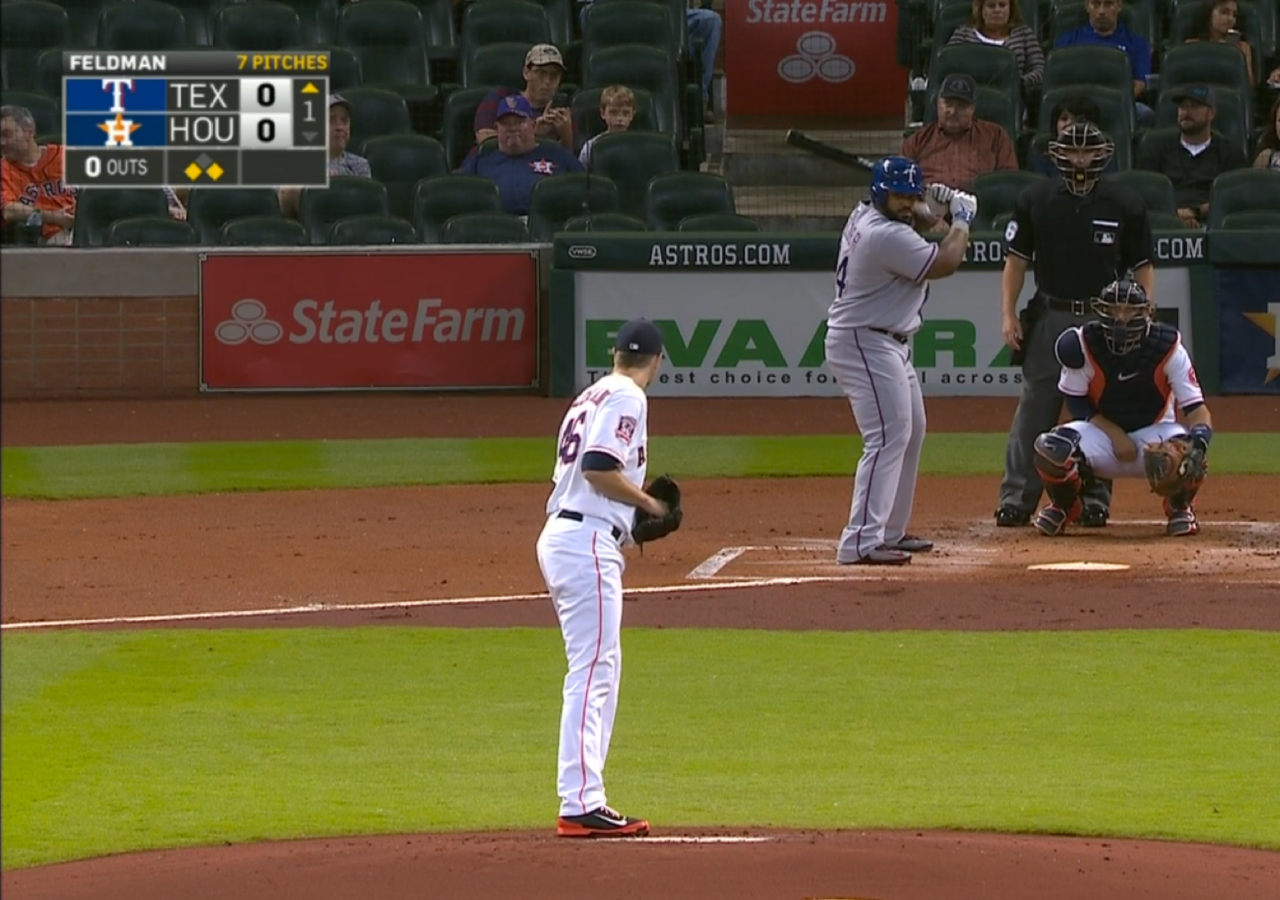
<file: pages/introplayer.html>
<!DOCTYPE html>
<html lang="en">

<head>
    <meta charset="utf-8">
    <title>p-blankslate</title>
    <link rel="stylesheet" href="./../css/default.css">
    <link rel="stylesheet" href="./../css/branding.css">
    <link rel="stylesheet" href="./../css/animations.css">
    <link rel="stylesheet" href="./../css/backgrounds.css">
    <script src="https://ajax.googleapis.com/ajax/libs/jquery/1.12.0/jquery.min.js"></script>
    <script type="text/javascript" src="./../js/keyboard.js"></script>
    <script type="text/javascript" src="./../js/player.js"></script>
</head>

<body class="overlay up-next-focused">

    <div class="player-page">
        <div class="header">
            <div class="header-tiles">
                <button id="headertile1" class="headertile" tabindex="0"></button>
                <!--<button id="headertile2" class="headertile" tabindex="0"></button>-->
                <button id="headertile3" class="headertile" tabindex="0"></button>
            </div>
        </div>

        <div class="video-overlay">
            <div class="mtc-container"></div>
        </div>
        </div>
</body>

</html>

<script>
  
  window.onload = function() {
            setInterval(function() {
              window.location.href="./../pages/player.html"
            }, 17000);
            setInterval(function() {
              $('body').removeClass('overlay');
            }, 3000);  
    };
  
  </script>
</file>
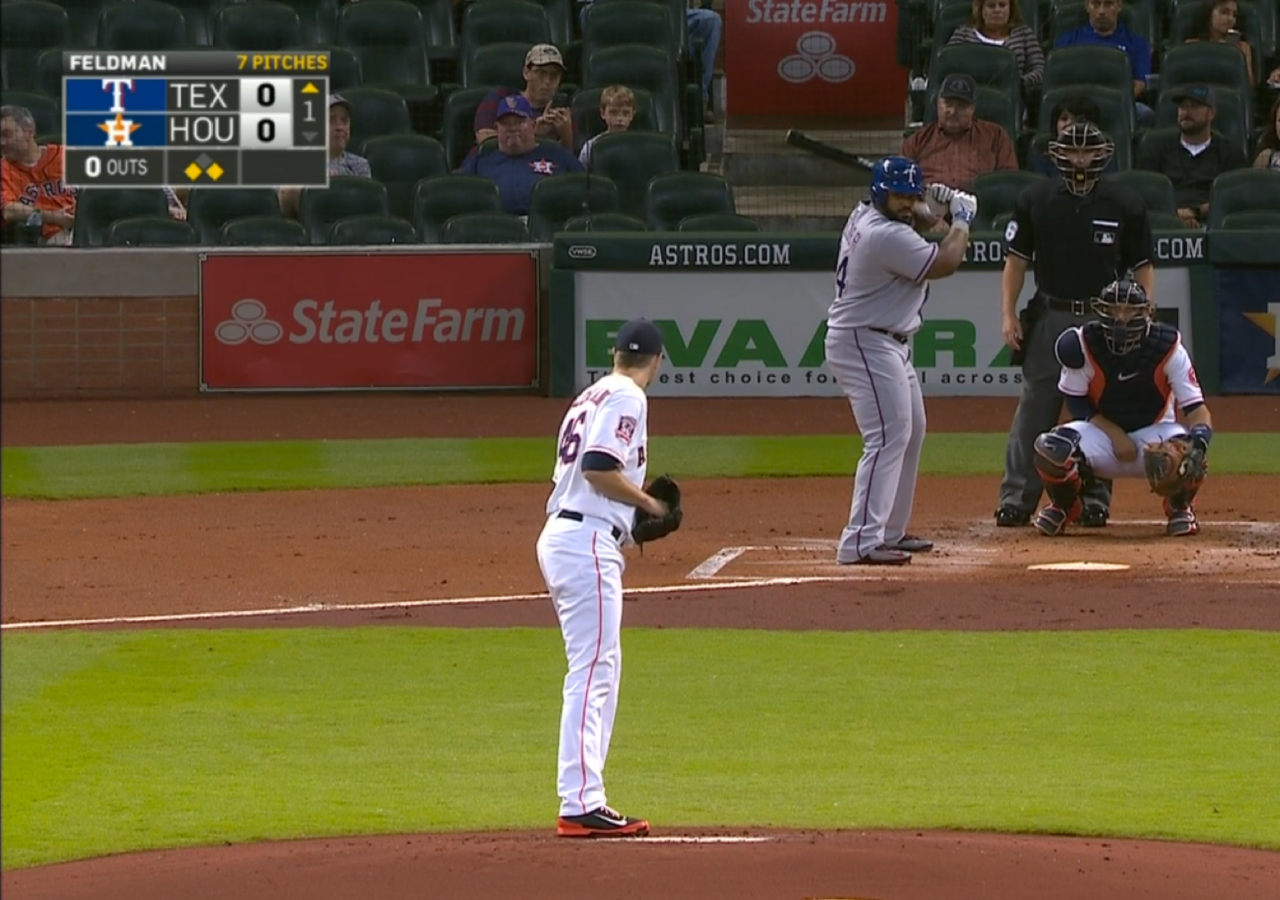
<file: pages/player.html>
<!DOCTYPE html>
<html lang="en">

<head>
    <meta charset="utf-8">
    <title>p-blankslate</title>
    <link rel="stylesheet" href="./../css/default.css">
    <link rel="stylesheet" href="./../css/branding.css">
    <link rel="stylesheet" href="./../css/animations.css">
    <link rel="stylesheet" href="./../css/backgrounds.css">
    <script src="https://ajax.googleapis.com/ajax/libs/jquery/1.12.0/jquery.min.js"></script>
    <script type="text/javascript" src="./../js/keyboard.js"></script>
    <script type="text/javascript" src="./../js/player.js"></script>
</head>

<body>

    <div class="player-page">
        <div class="header">
    </div>
    <div class="pitcherbox"></div>
        <div class="video-container page-body">
            <div class="mtc"></div>
            <div class="timeline"></div>
            <div class="milestones"></div>
            <div class="drawer"></div>

        </div>
    </div>
</body>

</html>

<script>
</script>
</file>
<file: css/default.css>
body {
    width: 100%;
    margin: 0;
    overflow: hidden;
    background-color: black;
}
button {
    padding: 0px;
    border: none;
    display: block;
    -webkit-appearance: none;
    background-color: transparent;
    outline: none;
}
.player-page {
    width: 100vw;
    height: 100vh;
    position: fixed;
    top: 0;
    left: 0;
    background-size: cover;
}

.header {
    position: fixed;
    top: 0;
    left: 0;
    z-index: 1;
    top: -151px;
}
.logo {
    position: absolute;    
    left: 72px;
    background-size: contain;
    background-position: center 70px;
    background-repeat: no-repeat;
}
.splash-screen .logo {
    width: 100%;
    height: 100%;
    background-position: center 40%, center;
    background-size: auto 50px, 50px;
    left: 0;
}
.page-body {
    position: relative;
}

.player-page .header {
    top: -320px;
    height: 320px;
    border-bottom: 0px;
}

.top .header {
    top: 0;
}
</file>
<file: css/branding.css>
body {
    background-color: black;
}

.off {
    display: none;
}

/*header height + page body height must be less than 100vh*/
.header {
    height: 145px;
    width: 100vw;
}
.page-body {
    height: 72vh;
    position: relative;
    margin-top: calc(145px + 60px);
}


.pitcherbox {
    width: 100%;
    height: 100%;
    position: absolute;
    top: 0;
    left: 0;
    z-index: 1;
    background-image: url('./../images/pitcherbox.png');
    background-repeat: no-repeat;
    background-position: calc(100vw - 475px) calc(100vh - 734px);
    opacity: 0;
}

.pitcherbox-on .pitcherbox {
    opacity: 1;
}

.player-page .header {
    background-color: transparent;
    background-image: url(./../images/quickview.png);
    background-repeat: no-repeat;
    background-position: top center;
}

.bottom .video-container.page-body {
    opacity: 1;
}

.video-container.page-body {
    height: 100vh;
    margin-top: 0;
    position: absolute;
    left: 0;
    width: 100%;
}

.mtc{
    background-repeat: no-repeat;
    background-position: center;
    background-image: url('./../images/mtc.png');
    width: 100%;
    height: 50vh;
    position: absolute;
    bottom: 40px;
    opacity: 0;
}

.mtc-on .mtc {
    opacity: 1;
}

.timeline{
    background-repeat: no-repeat;
    background-position: center;
    background-image: url('./../images/timeline.png');
    width: 100%;
    height: 20vh;
    position: absolute;
    bottom: 40px;
    opacity: 0;
}

.milestones-on.timeline-on .timeline {
    background-image: url('./../images/timeline_u.png');
}

.timeline-on .timeline {
    bottom: 220px;
    background-image: url('./../images/timeline_s.png');
}

.drawer-on .timeline {
    bottom: 450px;
    background-image: url('./../images/timeline_simple.png');
}

.mtc-on .timeline,
.timeline-on .timeline,
.drawer-on .timeline {
    opacity: 1;
}

.drawer-on.boxscore-focused .timeline {
    opacity: 0;
}

.milestones{
    background-repeat: no-repeat;
    background-position: right center;
    background-image: url('./../images/milestones_u.png');
    width: 100%;
    height: 20vh;
    position: absolute;
    bottom: 40px;
    opacity: 0;
    background-size: 97%;
    background-size: auto 127px;
}

.timeline-on .milestones {
    opacity: 1;
}

.milestones-on .milestones {
    background-image: url('./../images/milestones_s.png');
    background-size: auto 135px;
}

.drawer {
    height: 420px;
    position: absolute;
    bottom: 0;
    left: 0;
    width: 100%;
    background-position: center center;
    background-size: cover;
    opacity: 0;
}

.drawer-on.boxscore-on.boxscore-focused .drawer {
    background-image: url('./../images/boxscore_s.png');
    height: 100%;
}

.drawer-on .drawer {
    opacity: 1;
}

.drawer-on.stats-on .drawer{
    background-image: url('./../images/stats.png');
}
.drawer-on.highlights-on .drawer{
    background-image: url('./../images/highlights.png');
}
.drawer-on.boxscore-on .drawer{
    background-image: url('./../images/boxscore_u.png');
}
.drawer-on.todaysgames-on .drawer{
    background-image: url('./../images/todaysgames.png');
}
.drawer-on.settings-on .drawer{
    background-image: url('./../images/settings.png');
}
</file>
<file: css/animations.css>
.scrim,
.upnexttile,
.headertile {
    -webkit-transition: transform 0.12s;
    -moz-transition: transform 0.12s;
    transition: transform 0.12s;
}

.video-overlay,
.video-container {
    -webkit-transition: opacity 0.2s;
    -moz-transition: opacity 0.2s;
    transition: opacity 0.2s;
}

.header {
    -webkit-transition: top 0.2s;
    -moz-transition: top 0.2s;
    transition: top 0.2s;
}

.menu-item {
    -webkit-transition: background-size 0.2s;
    -moz-transition: background-size 0.2s;
    transition: background-size 0.2s;
}


.up-next-details {
    -webkit-transition: transform 0.12s, opacity 0.1s linear 0.1s;
    -moz-transition: transform 0.12s, opacity 0.1s linear 0.1s;
    transition: transform 0.2s, opacity 0.15s;
}

#discover.active,
#channels.active,
.top .search-page .header {
    -webkit-transition: background-image 0.08s, border 0.08s, top 0.2s; 
    -moz-transition: background-image 0.08s, border 0.08s, top 0.2s; 
    transition: background-image 0.08s, border 0.08s, top 0.2s; 
}

.tile.selected.focused .checkmark {
    transition: background-size 0.2s 0.2s;
    background-size: 88px 66px;
    background-color: rgba(0,0,0,.85);
}

.tile.focused .checkmark {
    background-color: rgba(0,0,0,.35);
}

.tile.selected .checkmark {
    transition: background-size 0.2s;
    background-size: 80px 60px;
    background-color: rgba(0,0,0,.85);
}

.tile .checkmark {
    transition: background-size 0.2s;
    background-size: 0;
    background-color: rgba(0,0,0,0);
}
</file>
<file: css/backgrounds.css>
.player-page {
    background-image: url("./../images/playerbackground.png");
}

.end .player-page {
    background-image: url("./../images/end.png");
}

#headertile1 {
    background-image: url("./../images/gotochannel.png");
}

#headertile2 {
    background-image: url("./../images/playintro.png");
}

#headertile3 {
    background-image: url("./../images/follow.png");
}

#headertile1.focused {
    background-image: url("./../images/gotochannels.png");
}

#headertile2.focused {
    background-image: url("./../images/playintros.png");
}

#headertile3.focused {
    background-image: url("./../images/follows.png");
}

.up-next-focused #upnexttile1 {
    background-image: url("./../images/nowplaying.png");
}

#upnexttile1,
#upnexttile5 {
    background-image: url("./../images/upnexttile.png");
}

#upnexttile2,
#upnexttile6 {
    background-image: url("./../images/upnexttile2.png");
}

#upnexttile3,
#upnexttile7 {
    background-image: url("./../images/upnexttile3.png");
}
#upnexttile4,
#upnexttile8 {
    background-image: url("./../images/upnexttile4.png");
}

.details-focused #upnexttile1 {
    background-image: url("./../images/detailstag1.png");
}

.details-focused #upnexttile2 {
    background-image: url("./../images/detailstag2.png");
}

.details-focused #upnexttile3 {
    background-image: url("./../images/detailstag3.png");
}
.details-focused #upnexttile4 {
    background-image: url("./../images/detailstag4.png");
}

.details-focused #upnexttile1.focused {
    background-image: url("./../images/detailstag1s.png");
}

.details-focused #upnexttile2.focused {
    background-image: url("./../images/detailstag2s.png");
}

.details-focused #upnexttile3.focused {
    background-image: url("./../images/detailstag3s.png");
}
.details-focused #upnexttile4.focused {
    background-image: url("./../images/detailstag4s.png");
}

.up-next {
    background-image: url(./../images/UPNEXT.png);
}

.details {
    background-image: url(./../images/DETAILS.png);
}

.extras {
    background-image: url(./../images/EXTRAS.png);
}

.up-next-focused .up-next {
    background-image: url(./../images/UPNEXT-hover.png);
}

.details-focused .details {
    background-image: url(./../images/DETAILS-hover.png);
}

.extras-focused .extras {
    background-image: url(./../images/EXTRAS-hover.png);
}

.up-next-focused.menu .up-next {
    background-image: url(./../images/UPNEXT-select.png);
}

.details-focused.menu .details {
    background-image: url(./../images/DETAILS-select.png);
}

.extras-focused.menu .extras {
    background-image: url(./../images/EXTRAS-select.png);
}

#tile1 .scrim {
    background-image: url("./../images/bigtile1.png");
}

#tile2 .scrim {
    background-image: url("./../images/tile2.png");
}

#tile3 .scrim {
    background-image: url("./../images/tile3.png");
}

#tile4 .scrim {
    background-image: url("./../images/tile4.png");
}

#tile5 .scrim {
    background-image: url("./../images/tile5.png");
}

#tile6 .scrim {
    background-image: url("./../images/bigtile2.png");
}

#tile7 .scrim {
    background-image: url("./../images/tile6.png");
}

#tile8 .scrim {
    background-image: url("./../images/tile7.png");
}

#tile9 .scrim {
    background-image: url("./../images/tile4.png");
}

#tile10 .scrim {
    background-image: url("./../images/tile5.png");
}

#tile11 .scrim {
    background-image: url("./../images/bigtile3.png");
}

#tile12 .scrim {
    background-image: url("./../images/tile3.png");
}

#tile13 .scrim {
    background-image: url("./../images/tile4.png");
}

#tile14 .scrim {
    background-image: url("./../images/tile5.png");
}

#tile15 .scrim {
    background-image: url("./../images/tile2.png");
}

#tile16 .scrim {
    background-image: url("./../images/bigtile2.png");
}

#tile17 .scrim {
    background-image: url("./../images/tile6.png");
}

#tile18 .scrim {
    background-image: url("./../images/tile7.png");
}

#tile19 .scrim {
    background-image: url("./../images/tile4.png");
}

#tile20 .scrim {
    background-image: url("./../images/tile5.png");
}

#tile21 .scrim {
    background-image: url("./../images/bigtile3.png");
}

#tile22 .scrim {
    background-image: url("./../images/tile3.png");
}

#tile23 .scrim {
    background-image: url("./../images/tile4.png");
}

#tile24 .scrim {
    background-image: url("./../images/tile5.png");
}

#tile25 .scrim {
    background-image: url("./../images/tile2.png");
}

.top #channel-tile .scrim {
    background-image: url("./../images/channel-tile.png");
}

#channel-tile .scrim {
    background-image: url("./../images/scrim.png"), url("./../images/channel-tile.png");
}

#discover-tile1 .scrim {
    background-image: url("./../images/bigchanneltile.png");
}

#discover-tile2 .scrim {
    background-image: url("./../images/channeltile2.png");
}

#discover-tile3 .scrim {
    background-image: url("./../images/channeltile3.png");
}

#discover-tile4 .scrim {
    background-image: url("./../images/channeltile1.png");
}

#discover-tile5 .scrim {
    background-image: url("./../images/channeltile5.png");
}

#discover-tile6 .scrim {
    background-image: url("./../images/channeltile2.png");
}

#discover-tile7 .scrim {
    background-image: url("./../images/channeltile6.png");
}

#discover-tile8 .scrim {
    background-image: url("./../images/channeltile4.png");
}

#discover-tile9 .scrim {
    background-image: url("./../images/channeltile1.png");
}

#discover-tile10 .scrim {
    background-image: url("./../images/channeltile5.png");
}

#discover-tile11 .scrim {
    background-image: url("./../images/channeltile3.png");
}

#discover-tile12 .scrim {
    background-image: url("./../images/channeltile2.png");
}

#discover-tile13 .scrim {
    background-image: url("./../images/channeltile4.png");
}

#discover-tile14 .scrim {
    background-image: url("./../images/channeltile5.png");
}

#discover-tile15 .scrim {
    background-image: url("./../images/channeltile2.png");
}

#discover-tile16 .scrim {
    background-image: url("./../images/channeltile3.png");
}

#discover-tile17 .scrim {
    background-image: url("./../images/channeltile6.png");
}

#discover-tile18 .scrim {
    background-image: url("./../images/channeltile1.png");
}

#discover-tile19 .scrim {
    background-image: url("./../images/channeltile4.png");
}

#discover-tile20 .scrim {
    background-image: url("./../images/channeltile5.png");
}

#discover-tile21 .scrim {
    background-image: url("./../images/channeltile3.png");
}

#discover-tile22 .scrim {
    background-image: url("./../images/channeltile1.png");
}

#discover-tile23 .scrim {
    background-image: url("./../images/channeltile4.png");
}

#discover-tile24 .scrim {
    background-image: url("./../images/tile5.png");
}
</file>
